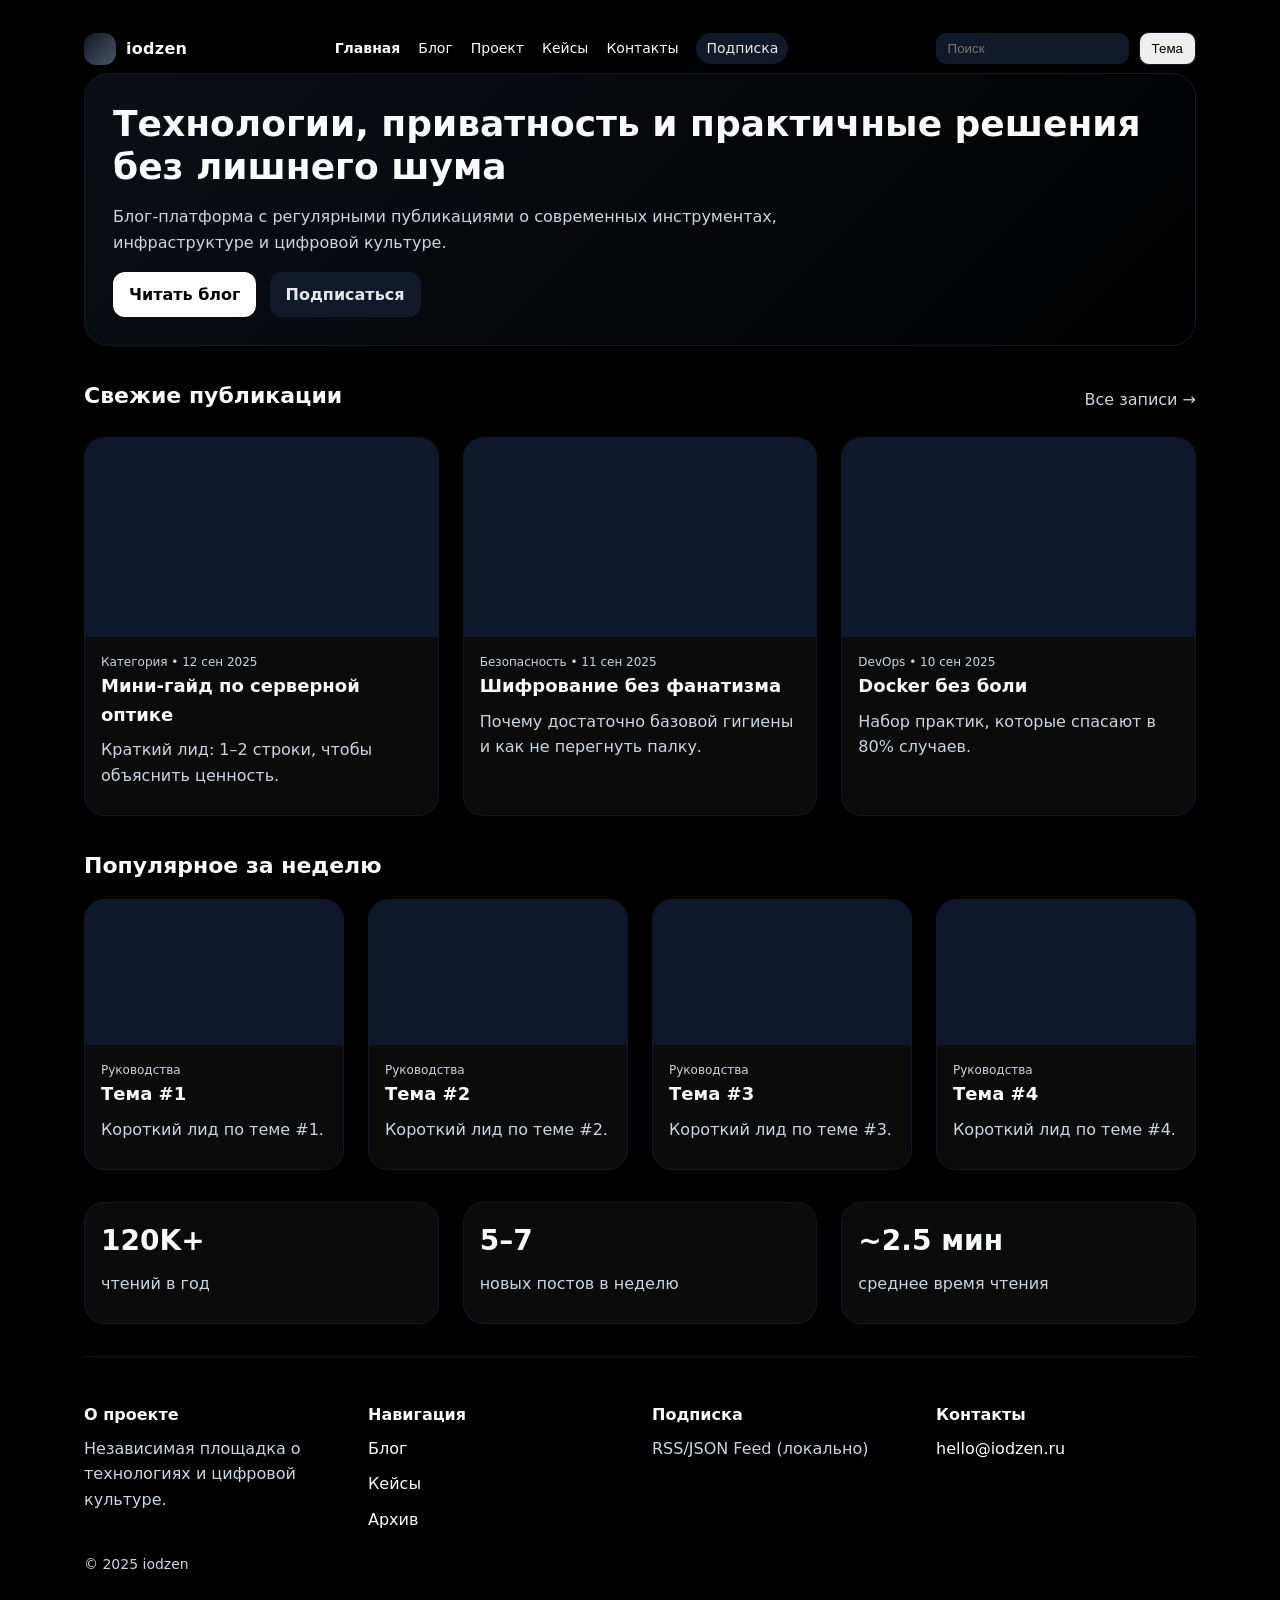
<file: iodzen_wireframe_site/index.html>
<!doctype html>
<html lang="ru">
<head>
  <meta charset="utf-8">
  <meta name="viewport" content="width=device-width,initial-scale=1">
  <title>iodzen — Главная</title>
  <link rel="stylesheet" href="assets/style.css">
</head>
<body>
  <div class="container">
    
<header class="header">
  <div class="brand">
    <div class="logo"></div>
    <span>iodzen</span>
  </div>
  
      <nav class="nav">
        <a href="index.html" class="active">Главная</a>
        <a href="blog.html" class="">Блог</a>
        <a href="about.html" class="">Проект</a>
        <a href="cases.html" class="">Кейсы</a>
        <a href="contacts.html" class="">Контакты</a>
        <a href="blog.html" class="badge">Подписка</a>
      </nav>
    
  <div class="actions">
    <input class="search" placeholder="Поиск"/>
    <button class="theme-toggle" id="themeToggle">Тема</button>
  </div>
  <div class="burger" id="burger">☰</div>
</header>
<div class="mobile" id="mobileMenu">
  <a href="index.html">Главная</a>
  <a href="blog.html">Блог</a>
  <a href="about.html">Проект</a>
  <a href="cases.html">Кейсы</a>
  <a href="contacts.html">Контакты</a>
  <a href="blog.html" class="badge">Подписка</a>
</div>

    <section class="hero">
      <h1>Технологии, приватность и практичные решения без лишнего шума</h1>
      <p class="mt-16">Блог-платформа с регулярными публикациями о современных инструментах, инфраструктуре и цифровой культуре.</p>
      <div class="mt-16">
        <a class="btn" href="blog.html">Читать блог</a>
        <a class="btn alt" href="blog.html" style="margin-left:8px">Подписаться</a>
      </div>
    </section>
    <section class="mt-32">
      <div class="flex items-center justify-between">
        <h2>Свежие публикации</h2>
        <a href="blog.html" class="muted">Все записи →</a>
      </div>
      <div class="grid cols-3 mt-16">
        <article class="card"><div class="cover"></div><div class="pad"><div class="muted" style="font-size:12px">Категория • 12 сен 2025</div><h3>Мини-гайд по серверной оптике</h3><p class="muted">Краткий лид: 1–2 строки, чтобы объяснить ценность.</p></div></article>
        <article class="card"><div class="cover"></div><div class="pad"><div class="muted" style="font-size:12px">Безопасность • 11 сен 2025</div><h3>Шифрование без фанатизма</h3><p class="muted">Почему достаточно базовой гигиены и как не перегнуть палку.</p></div></article>
        <article class="card"><div class="cover"></div><div class="pad"><div class="muted" style="font-size:12px">DevOps • 10 сен 2025</div><h3>Docker без боли</h3><p class="muted">Набор практик, которые спасают в 80% случаев.</p></div></article>
      </div>
    </section>
    <section class="mt-32">
      <h2>Популярное за неделю</h2>
      <div class="grid cols-4 mt-16">
        <article class="card"><div class="cover"></div><div class="pad"><div class="muted" style="font-size:12px">Руководства</div><h3>Тема #1</h3><p class="muted">Короткий лид по теме #1.</p></div></article>
        <article class="card"><div class="cover"></div><div class="pad"><div class="muted" style="font-size:12px">Руководства</div><h3>Тема #2</h3><p class="muted">Короткий лид по теме #2.</p></div></article>
        <article class="card"><div class="cover"></div><div class="pad"><div class="muted" style="font-size:12px">Руководства</div><h3>Тема #3</h3><p class="muted">Короткий лид по теме #3.</p></div></article>
        <article class="card"><div class="cover"></div><div class="pad"><div class="muted" style="font-size:12px">Руководства</div><h3>Тема #4</h3><p class="muted">Короткий лид по теме #4.</p></div></article>
      </div>
    </section>
    <section class="grid cols-3 mt-32">
      <div class="card"><div class="pad"><h2 style="font-size:28px">120K+</h2><p class="muted">чтений в год</p></div></div>
      <div class="card"><div class="pad"><h2 style="font-size:28px">5–7</h2><p class="muted">новых постов в неделю</p></div></div>
      <div class="card"><div class="pad"><h2 style="font-size:28px">~2.5 мин</h2><p class="muted">среднее время чтения</p></div></div>
    </section>
    
<footer class="footer">
  <div class="grid">
    <div class="col">
      <h4>О проекте</h4>
      <p class="muted">Независимая площадка о технологиях и цифровой культуре.</p>
    </div>
    <div class="col">
      <h4>Навигация</h4>
      <p><a href="blog.html">Блог</a></p>
      <p><a href="cases.html">Кейсы</a></p>
      <p><a href="blog.html">Архив</a></p>
    </div>
    <div class="col">
      <h4>Подписка</h4>
      <p class="muted">RSS/JSON Feed (локально)</p>
    </div>
    <div class="col">
      <h4>Контакты</h4>
      <p>hello@iodzen.ru</p>
    </div>
  </div>
  <div class="copy">© 2025 iodzen</div>
</footer>

  </div>
  
<script>
(function(){
  const body = document.body;
  const saved = localStorage.getItem('theme') || 'dark';
  if(saved==='dark') body.classList.add('theme-dark');
  document.getElementById('themeToggle')?.addEventListener('click', ()=>{
    body.classList.toggle('theme-dark');
    localStorage.setItem('theme', body.classList.contains('theme-dark')?'dark':'light');
  });
  const burger=document.getElementById('burger');
  const mobile=document.getElementById('mobileMenu');
  burger&&burger.addEventListener('click', ()=>{ document.body.classList.toggle('show'); });
})();
</script>

</body>
</html>
</file>
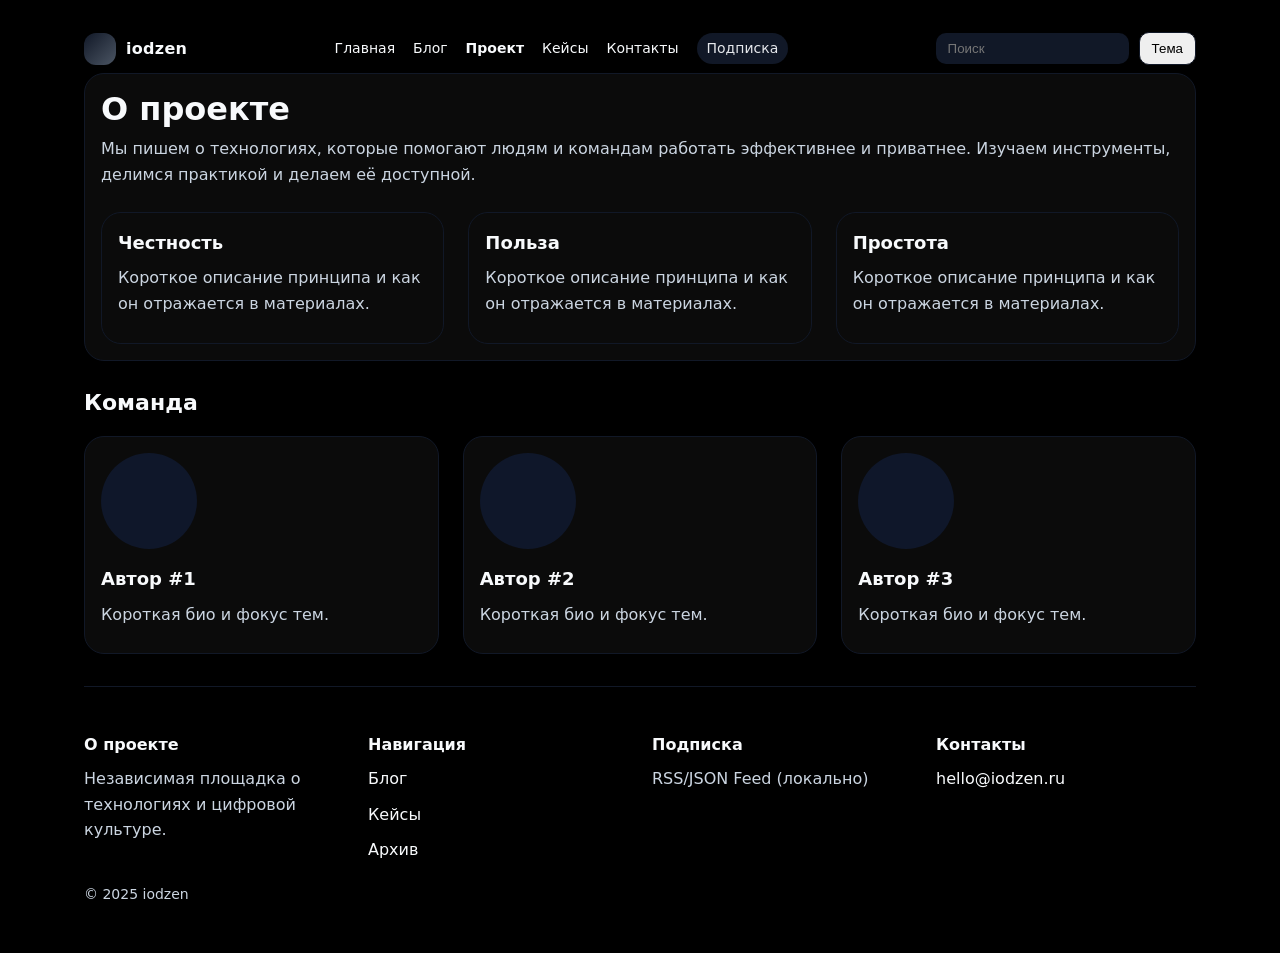
<file: iodzen_wireframe_site/about.html>
<!doctype html>
<html lang="ru">
<head>
  <meta charset="utf-8">
  <meta name="viewport" content="width=device-width,initial-scale=1">
  <title>О проекте — iodzen</title>
  <link rel="stylesheet" href="assets/style.css">
</head>
<body>
  <div class="container">
    
<header class="header">
  <div class="brand">
    <div class="logo"></div>
    <span>iodzen</span>
  </div>
  
      <nav class="nav">
        <a href="index.html" class="">Главная</a>
        <a href="blog.html" class="">Блог</a>
        <a href="about.html" class="active">Проект</a>
        <a href="cases.html" class="">Кейсы</a>
        <a href="contacts.html" class="">Контакты</a>
        <a href="blog.html" class="badge">Подписка</a>
      </nav>
    
  <div class="actions">
    <input class="search" placeholder="Поиск"/>
    <button class="theme-toggle" id="themeToggle">Тема</button>
  </div>
  <div class="burger" id="burger">☰</div>
</header>
<div class="mobile" id="mobileMenu">
  <a href="index.html">Главная</a>
  <a href="blog.html">Блог</a>
  <a href="about.html">Проект</a>
  <a href="cases.html">Кейсы</a>
  <a href="contacts.html">Контакты</a>
  <a href="blog.html" class="badge">Подписка</a>
</div>

    <section class="card"><div class="pad">
      <h1>О проекте</h1>
      <p class="muted">Мы пишем о технологиях, которые помогают людям и командам работать эффективнее и приватнее. Изучаем инструменты, делимся практикой и делаем её доступной.</p>
      <div class="grid cols-3 mt-24">
        <div class="card"><div class="pad"><h3>Честность</h3><p class="muted">Короткое описание принципа и как он отражается в материалах.</p></div></div><div class="card"><div class="pad"><h3>Польза</h3><p class="muted">Короткое описание принципа и как он отражается в материалах.</p></div></div><div class="card"><div class="pad"><h3>Простота</h3><p class="muted">Короткое описание принципа и как он отражается в материалах.</p></div></div>
      </div>
    </div></section>
    <section class="mt-24">
      <h2>Команда</h2>
      <div class="grid cols-3 mt-16">
        <div class="card"><div class="pad"><div class="cover" style="width:96px;height:96px;border-radius:999px"></div><h3 class="mt-16">Автор #1</h3><p class="muted">Короткая био и фокус тем.</p></div></div><div class="card"><div class="pad"><div class="cover" style="width:96px;height:96px;border-radius:999px"></div><h3 class="mt-16">Автор #2</h3><p class="muted">Короткая био и фокус тем.</p></div></div><div class="card"><div class="pad"><div class="cover" style="width:96px;height:96px;border-radius:999px"></div><h3 class="mt-16">Автор #3</h3><p class="muted">Короткая био и фокус тем.</p></div></div>
      </div>
    </section>
    
<footer class="footer">
  <div class="grid">
    <div class="col">
      <h4>О проекте</h4>
      <p class="muted">Независимая площадка о технологиях и цифровой культуре.</p>
    </div>
    <div class="col">
      <h4>Навигация</h4>
      <p><a href="blog.html">Блог</a></p>
      <p><a href="cases.html">Кейсы</a></p>
      <p><a href="blog.html">Архив</a></p>
    </div>
    <div class="col">
      <h4>Подписка</h4>
      <p class="muted">RSS/JSON Feed (локально)</p>
    </div>
    <div class="col">
      <h4>Контакты</h4>
      <p>hello@iodzen.ru</p>
    </div>
  </div>
  <div class="copy">© 2025 iodzen</div>
</footer>

  </div>
  
<script>
(function(){
  const body = document.body;
  const saved = localStorage.getItem('theme') || 'dark';
  if(saved==='dark') body.classList.add('theme-dark');
  document.getElementById('themeToggle')?.addEventListener('click', ()=>{
    body.classList.toggle('theme-dark');
    localStorage.setItem('theme', body.classList.contains('theme-dark')?'dark':'light');
  });
  const burger=document.getElementById('burger');
  const mobile=document.getElementById('mobileMenu');
  burger&&burger.addEventListener('click', ()=>{ document.body.classList.toggle('show'); });
})();
</script>

</body>
</html>
</file>
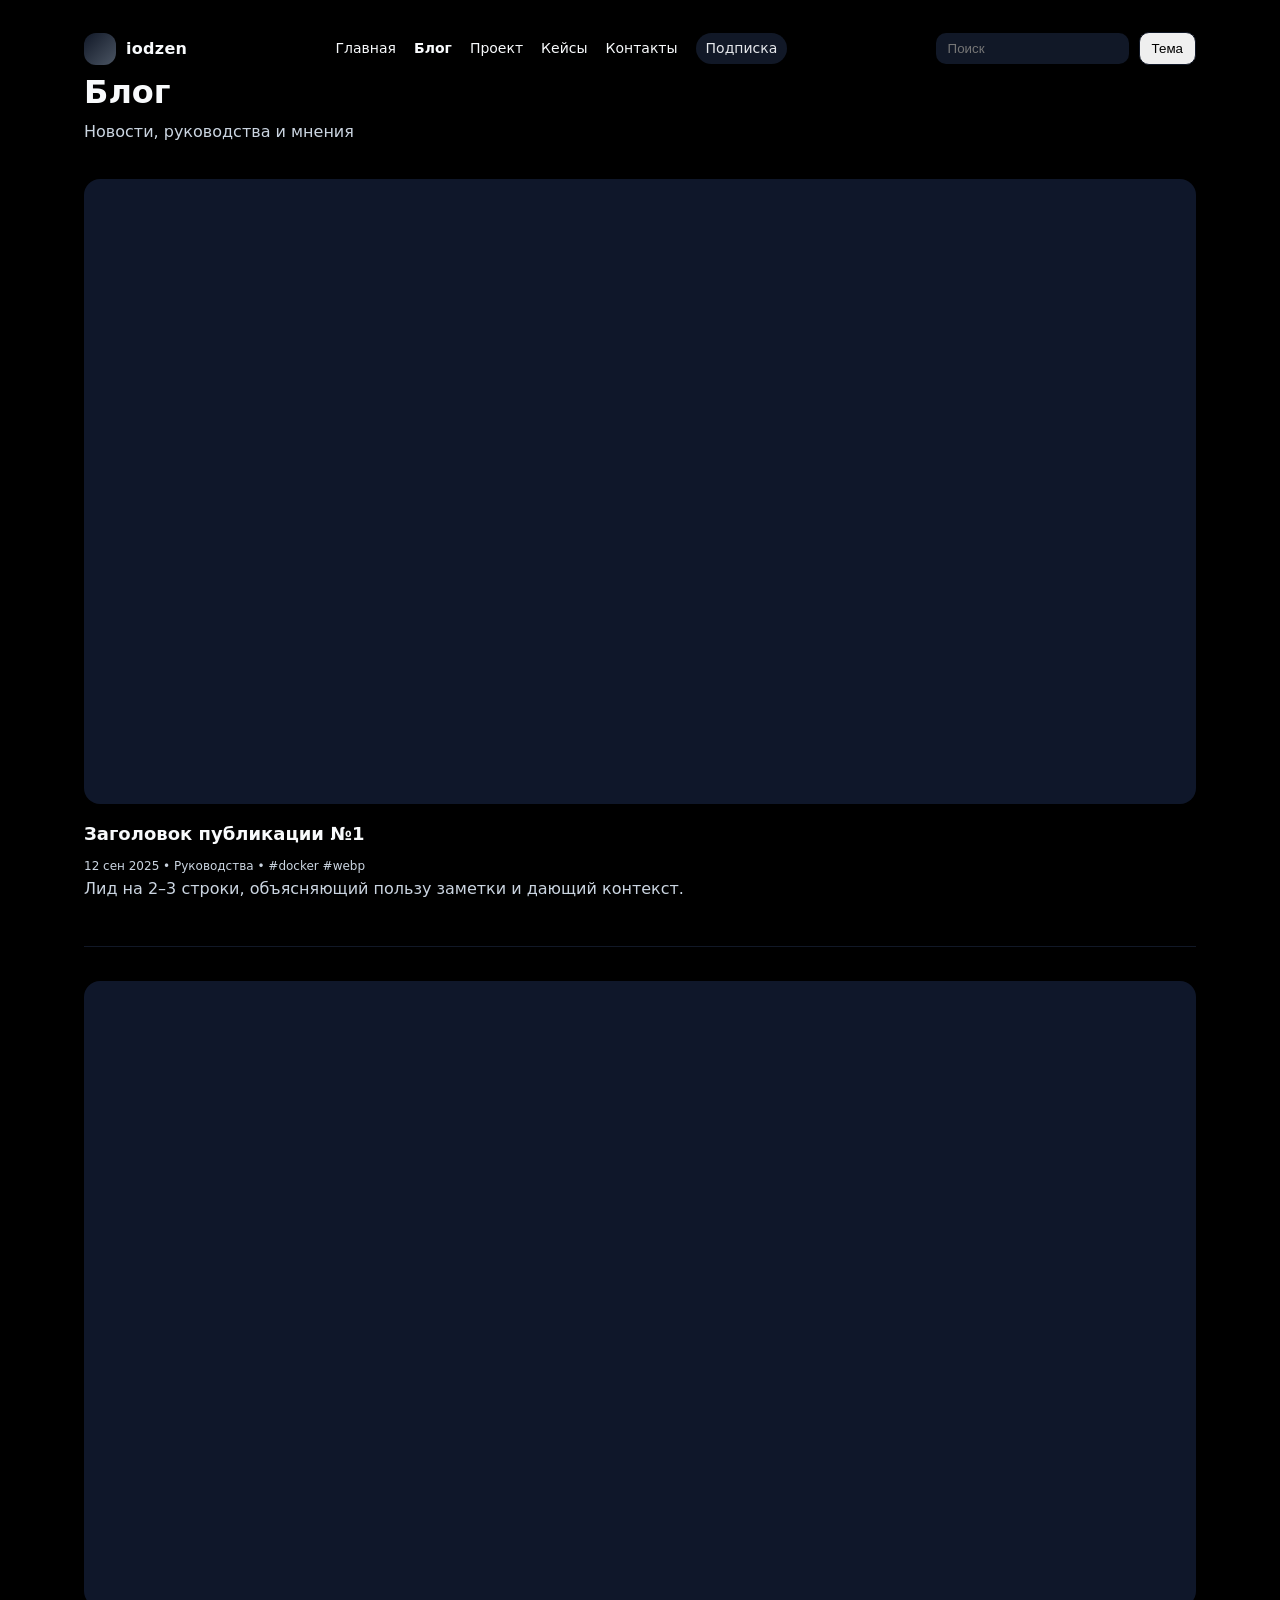
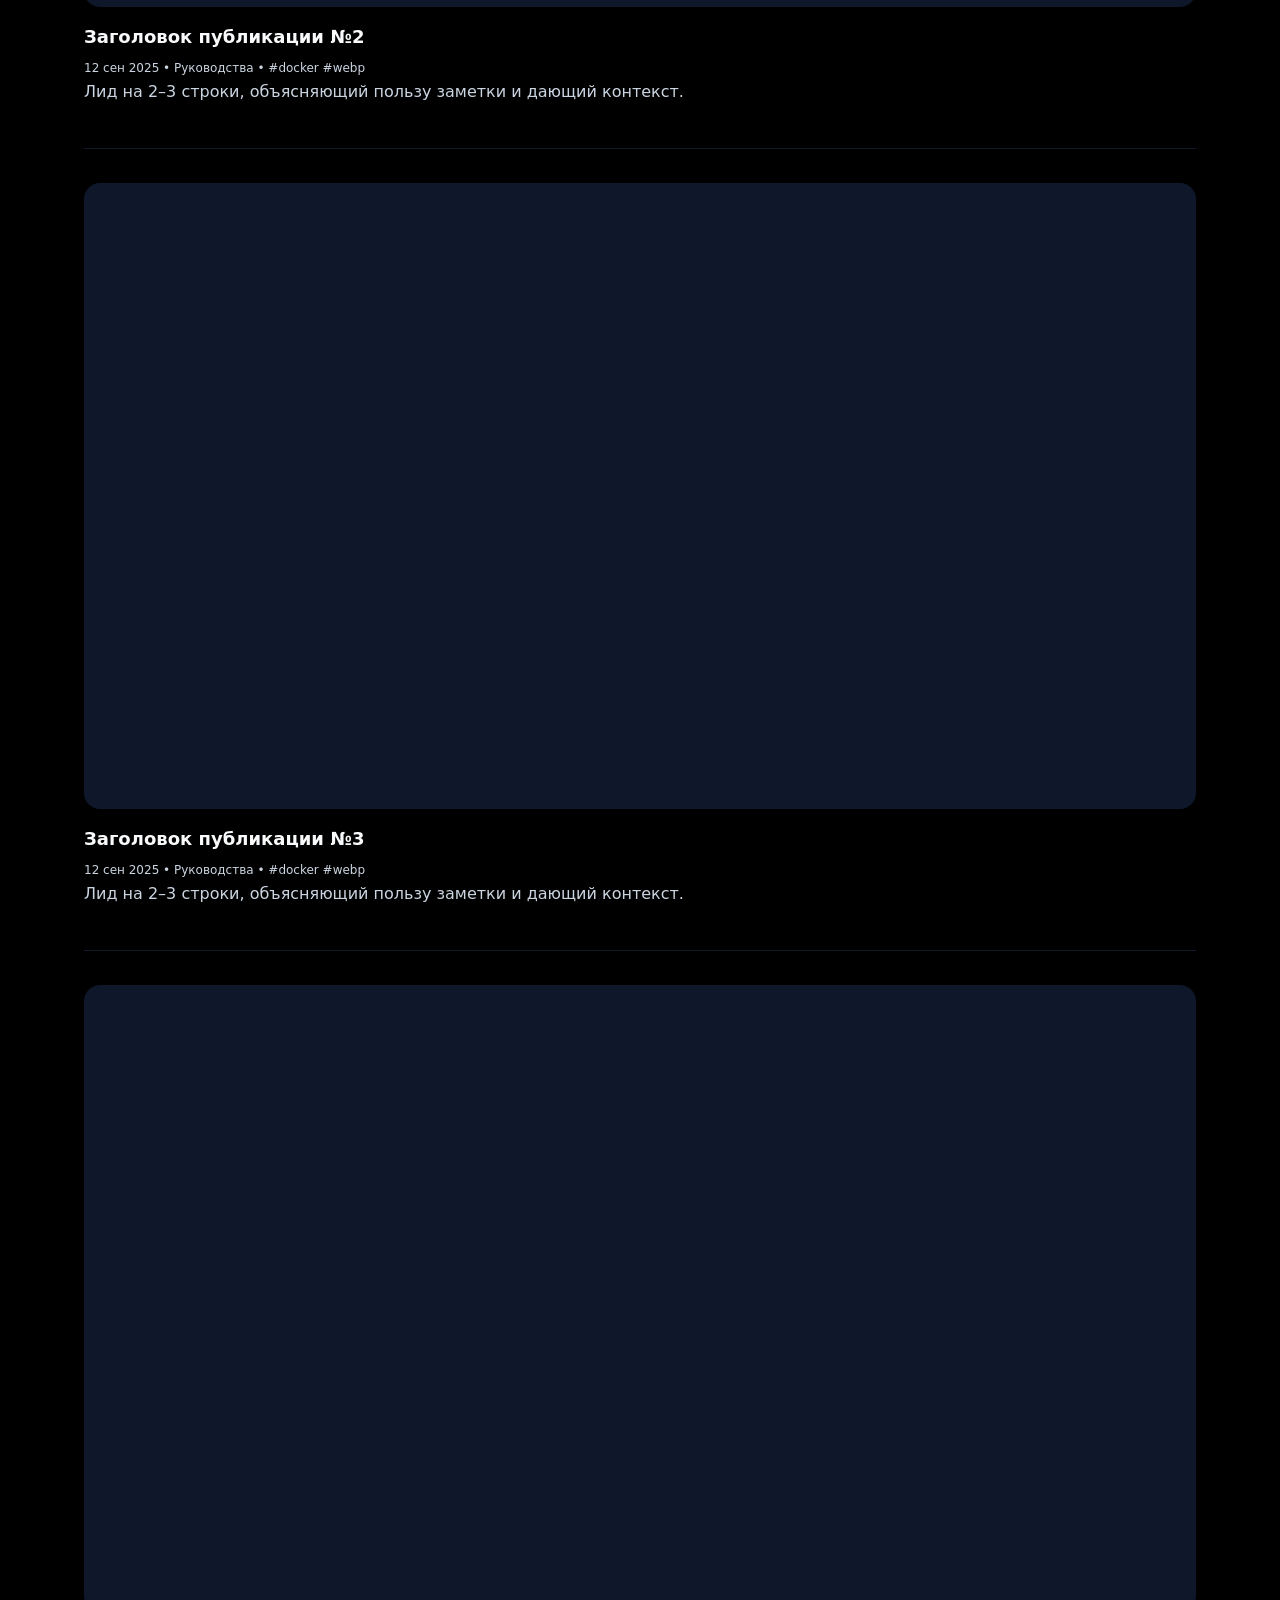
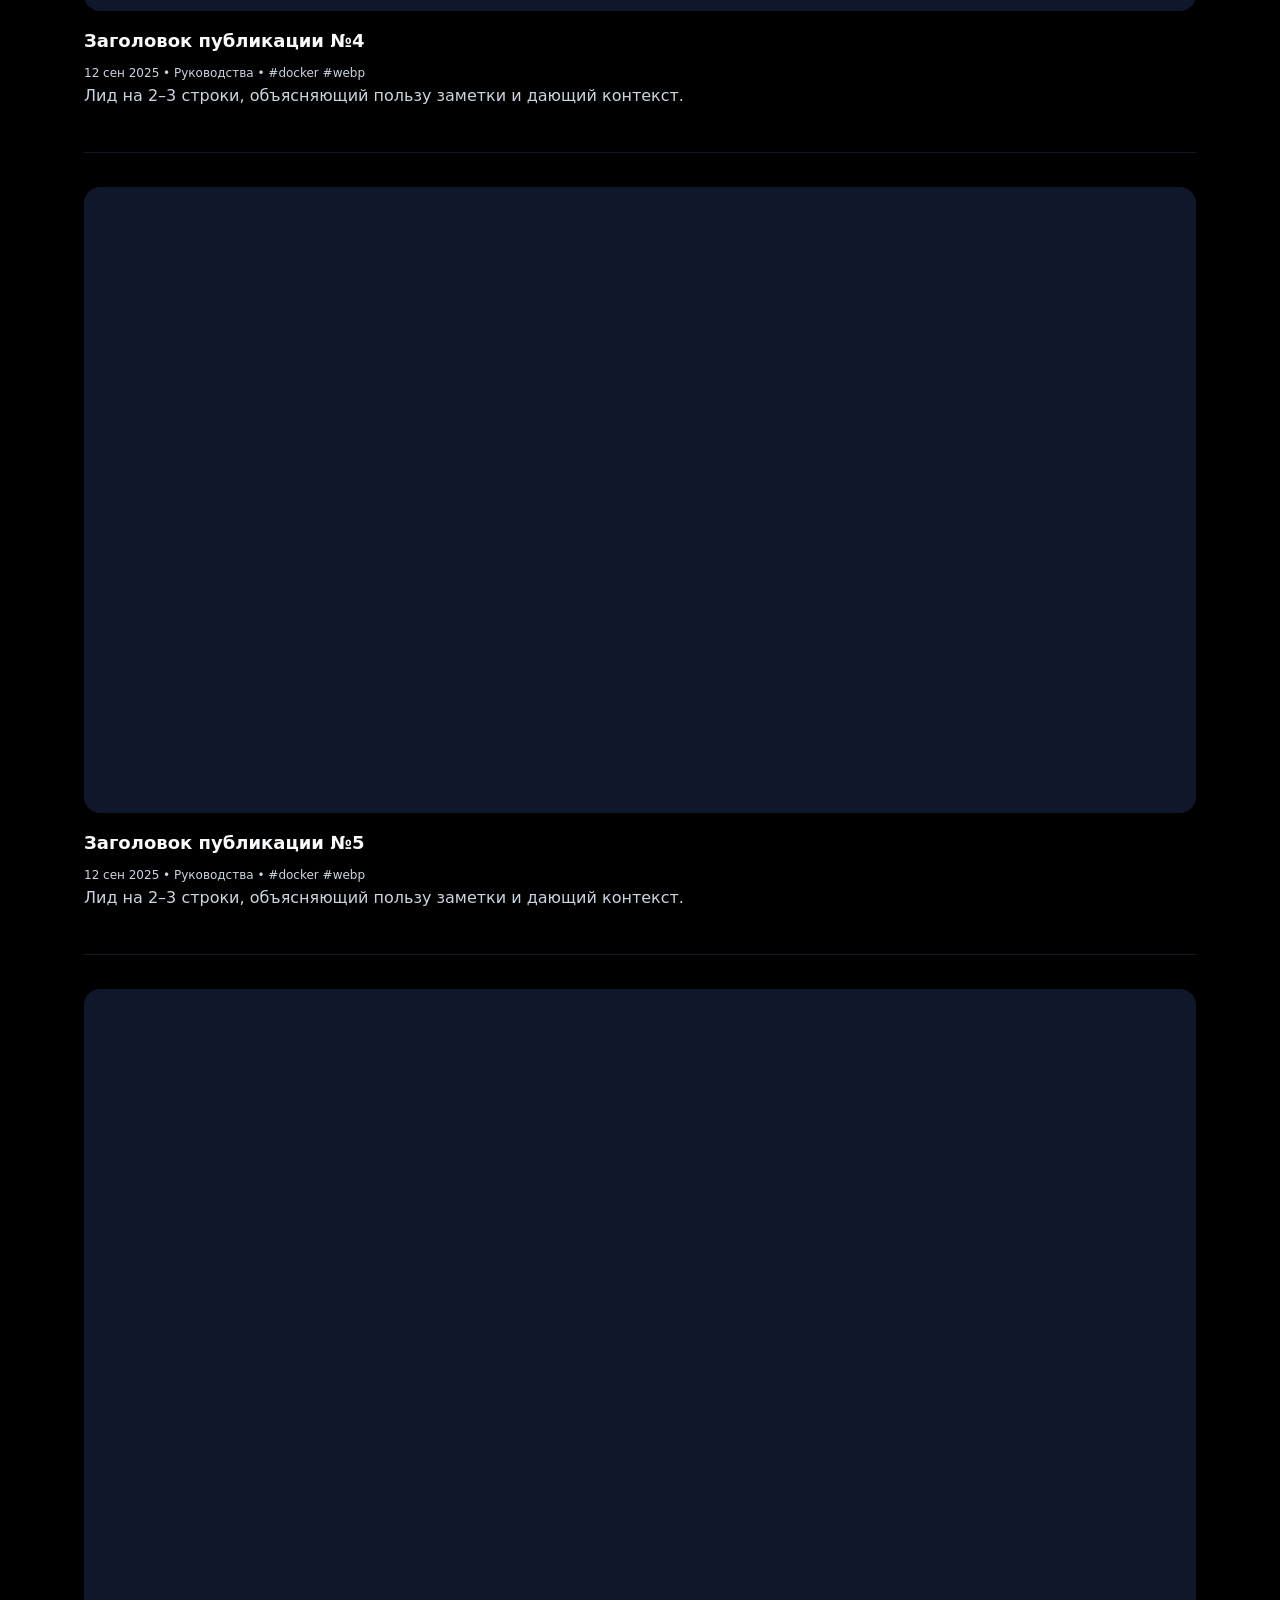
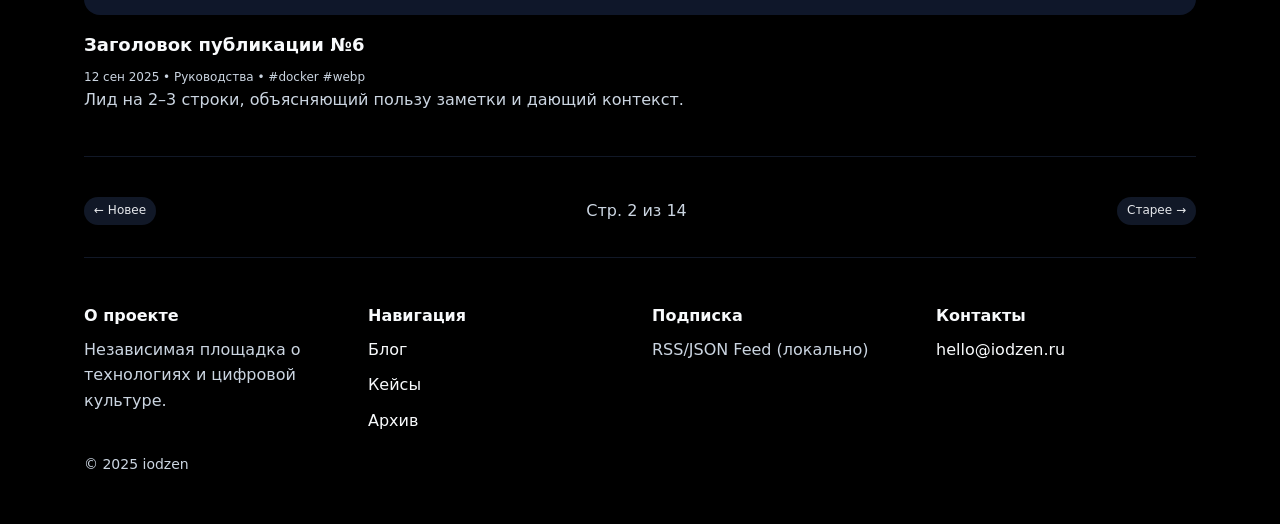
<file: iodzen_wireframe_site/blog.html>
<!doctype html>
<html lang="ru">
<head>
  <meta charset="utf-8">
  <meta name="viewport" content="width=device-width,initial-scale=1">
  <title>iodzen — Блог</title>
  <link rel="stylesheet" href="assets/style.css">
</head>
<body>
  <div class="container">
    
<header class="header">
  <div class="brand">
    <div class="logo"></div>
    <span>iodzen</span>
  </div>
  
      <nav class="nav">
        <a href="index.html" class="">Главная</a>
        <a href="blog.html" class="active">Блог</a>
        <a href="about.html" class="">Проект</a>
        <a href="cases.html" class="">Кейсы</a>
        <a href="contacts.html" class="">Контакты</a>
        <a href="blog.html" class="badge">Подписка</a>
      </nav>
    
  <div class="actions">
    <input class="search" placeholder="Поиск"/>
    <button class="theme-toggle" id="themeToggle">Тема</button>
  </div>
  <div class="burger" id="burger">☰</div>
</header>
<div class="mobile" id="mobileMenu">
  <a href="index.html">Главная</a>
  <a href="blog.html">Блог</a>
  <a href="about.html">Проект</a>
  <a href="cases.html">Кейсы</a>
  <a href="contacts.html">Контакты</a>
  <a href="blog.html" class="badge">Подписка</a>
</div>

    <header class="flex items-center justify-between">
      <div>
        <h1>Блог</h1>
        <p class="muted">Новости, руководства и мнения</p>
      </div>
    </header>
    <div class="mt-24 grid" style="gap:18px">
      
      <article class="grid" style="grid-template-columns:1fr;gap:16px">
        <div class="cover" style="border-radius:16px"></div>
        <div>
          <a href="post.html"><h3>Заголовок публикации №1</h3></a>
          <div class="muted" style="font-size:12px">12 сен 2025 • Руководства • #docker #webp</div>
          <p class="muted">Лид на 2–3 строки, объясняющий пользу заметки и дающий контекст.</p>
        </div>
      </article>
      <div class="hr"></div>
      <article class="grid" style="grid-template-columns:1fr;gap:16px">
        <div class="cover" style="border-radius:16px"></div>
        <div>
          <a href="post.html"><h3>Заголовок публикации №2</h3></a>
          <div class="muted" style="font-size:12px">12 сен 2025 • Руководства • #docker #webp</div>
          <p class="muted">Лид на 2–3 строки, объясняющий пользу заметки и дающий контекст.</p>
        </div>
      </article>
      <div class="hr"></div>
      <article class="grid" style="grid-template-columns:1fr;gap:16px">
        <div class="cover" style="border-radius:16px"></div>
        <div>
          <a href="post.html"><h3>Заголовок публикации №3</h3></a>
          <div class="muted" style="font-size:12px">12 сен 2025 • Руководства • #docker #webp</div>
          <p class="muted">Лид на 2–3 строки, объясняющий пользу заметки и дающий контекст.</p>
        </div>
      </article>
      <div class="hr"></div>
      <article class="grid" style="grid-template-columns:1fr;gap:16px">
        <div class="cover" style="border-radius:16px"></div>
        <div>
          <a href="post.html"><h3>Заголовок публикации №4</h3></a>
          <div class="muted" style="font-size:12px">12 сен 2025 • Руководства • #docker #webp</div>
          <p class="muted">Лид на 2–3 строки, объясняющий пользу заметки и дающий контекст.</p>
        </div>
      </article>
      <div class="hr"></div>
      <article class="grid" style="grid-template-columns:1fr;gap:16px">
        <div class="cover" style="border-radius:16px"></div>
        <div>
          <a href="post.html"><h3>Заголовок публикации №5</h3></a>
          <div class="muted" style="font-size:12px">12 сен 2025 • Руководства • #docker #webp</div>
          <p class="muted">Лид на 2–3 строки, объясняющий пользу заметки и дающий контекст.</p>
        </div>
      </article>
      <div class="hr"></div>
      <article class="grid" style="grid-template-columns:1fr;gap:16px">
        <div class="cover" style="border-radius:16px"></div>
        <div>
          <a href="post.html"><h3>Заголовок публикации №6</h3></a>
          <div class="muted" style="font-size:12px">12 сен 2025 • Руководства • #docker #webp</div>
          <p class="muted">Лид на 2–3 строки, объясняющий пользу заметки и дающий контекст.</p>
        </div>
      </article>
      <div class="hr"></div>
    </div>
    <div class="flex items-center justify-between mt-24">
      <a class="badge" href="#">← Новее</a>
      <div class="muted">Стр. 2 из 14</div>
      <a class="badge" href="#">Старее →</a>
    </div>
    
<footer class="footer">
  <div class="grid">
    <div class="col">
      <h4>О проекте</h4>
      <p class="muted">Независимая площадка о технологиях и цифровой культуре.</p>
    </div>
    <div class="col">
      <h4>Навигация</h4>
      <p><a href="blog.html">Блог</a></p>
      <p><a href="cases.html">Кейсы</a></p>
      <p><a href="blog.html">Архив</a></p>
    </div>
    <div class="col">
      <h4>Подписка</h4>
      <p class="muted">RSS/JSON Feed (локально)</p>
    </div>
    <div class="col">
      <h4>Контакты</h4>
      <p>hello@iodzen.ru</p>
    </div>
  </div>
  <div class="copy">© 2025 iodzen</div>
</footer>

  </div>
  
<script>
(function(){
  const body = document.body;
  const saved = localStorage.getItem('theme') || 'dark';
  if(saved==='dark') body.classList.add('theme-dark');
  document.getElementById('themeToggle')?.addEventListener('click', ()=>{
    body.classList.toggle('theme-dark');
    localStorage.setItem('theme', body.classList.contains('theme-dark')?'dark':'light');
  });
  const burger=document.getElementById('burger');
  const mobile=document.getElementById('mobileMenu');
  burger&&burger.addEventListener('click', ()=>{ document.body.classList.toggle('show'); });
})();
</script>

</body>
</html>
</file>
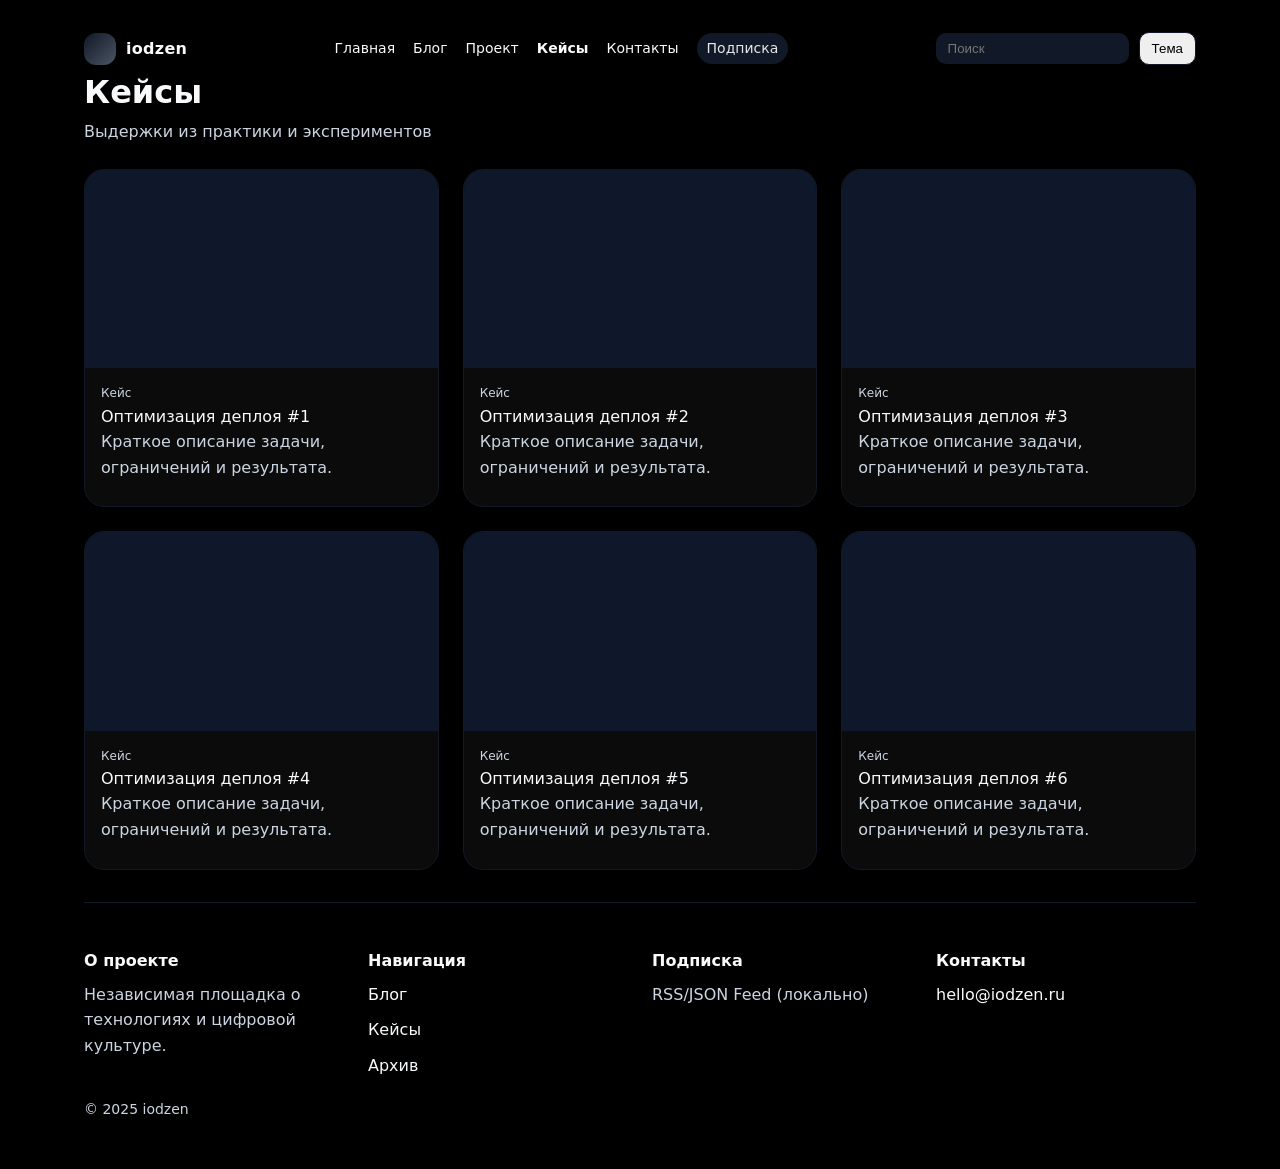
<file: iodzen_wireframe_site/cases.html>
<!doctype html>
<html lang="ru">
<head>
  <meta charset="utf-8">
  <meta name="viewport" content="width=device-width,initial-scale=1">
  <title>Кейсы — iodzen</title>
  <link rel="stylesheet" href="assets/style.css">
</head>
<body>
  <div class="container">
    
<header class="header">
  <div class="brand">
    <div class="logo"></div>
    <span>iodzen</span>
  </div>
  
      <nav class="nav">
        <a href="index.html" class="">Главная</a>
        <a href="blog.html" class="">Блог</a>
        <a href="about.html" class="">Проект</a>
        <a href="cases.html" class="active">Кейсы</a>
        <a href="contacts.html" class="">Контакты</a>
        <a href="blog.html" class="badge">Подписка</a>
      </nav>
    
  <div class="actions">
    <input class="search" placeholder="Поиск"/>
    <button class="theme-toggle" id="themeToggle">Тема</button>
  </div>
  <div class="burger" id="burger">☰</div>
</header>
<div class="mobile" id="mobileMenu">
  <a href="index.html">Главная</a>
  <a href="blog.html">Блог</a>
  <a href="about.html">Проект</a>
  <a href="cases.html">Кейсы</a>
  <a href="contacts.html">Контакты</a>
  <a href="blog.html" class="badge">Подписка</a>
</div>

    <header>
      <h1>Кейсы</h1>
      <p class="muted">Выдержки из практики и экспериментов</p>
    </header>
    <div class="grid cols-3 mt-24">
      
      <div class="card">
        <div class="cover"></div>
        <div class="pad">
          <div class="muted" style="font-size:12px">Кейс</div>
          <div class="font-semibold">Оптимизация деплоя #1</div>
          <p class="muted">Краткое описание задачи, ограничений и результата.</p>
        </div>
      </div>
      <div class="card">
        <div class="cover"></div>
        <div class="pad">
          <div class="muted" style="font-size:12px">Кейс</div>
          <div class="font-semibold">Оптимизация деплоя #2</div>
          <p class="muted">Краткое описание задачи, ограничений и результата.</p>
        </div>
      </div>
      <div class="card">
        <div class="cover"></div>
        <div class="pad">
          <div class="muted" style="font-size:12px">Кейс</div>
          <div class="font-semibold">Оптимизация деплоя #3</div>
          <p class="muted">Краткое описание задачи, ограничений и результата.</p>
        </div>
      </div>
      <div class="card">
        <div class="cover"></div>
        <div class="pad">
          <div class="muted" style="font-size:12px">Кейс</div>
          <div class="font-semibold">Оптимизация деплоя #4</div>
          <p class="muted">Краткое описание задачи, ограничений и результата.</p>
        </div>
      </div>
      <div class="card">
        <div class="cover"></div>
        <div class="pad">
          <div class="muted" style="font-size:12px">Кейс</div>
          <div class="font-semibold">Оптимизация деплоя #5</div>
          <p class="muted">Краткое описание задачи, ограничений и результата.</p>
        </div>
      </div>
      <div class="card">
        <div class="cover"></div>
        <div class="pad">
          <div class="muted" style="font-size:12px">Кейс</div>
          <div class="font-semibold">Оптимизация деплоя #6</div>
          <p class="muted">Краткое описание задачи, ограничений и результата.</p>
        </div>
      </div>
    </div>
    
<footer class="footer">
  <div class="grid">
    <div class="col">
      <h4>О проекте</h4>
      <p class="muted">Независимая площадка о технологиях и цифровой культуре.</p>
    </div>
    <div class="col">
      <h4>Навигация</h4>
      <p><a href="blog.html">Блог</a></p>
      <p><a href="cases.html">Кейсы</a></p>
      <p><a href="blog.html">Архив</a></p>
    </div>
    <div class="col">
      <h4>Подписка</h4>
      <p class="muted">RSS/JSON Feed (локально)</p>
    </div>
    <div class="col">
      <h4>Контакты</h4>
      <p>hello@iodzen.ru</p>
    </div>
  </div>
  <div class="copy">© 2025 iodzen</div>
</footer>

  </div>
  
<script>
(function(){
  const body = document.body;
  const saved = localStorage.getItem('theme') || 'dark';
  if(saved==='dark') body.classList.add('theme-dark');
  document.getElementById('themeToggle')?.addEventListener('click', ()=>{
    body.classList.toggle('theme-dark');
    localStorage.setItem('theme', body.classList.contains('theme-dark')?'dark':'light');
  });
  const burger=document.getElementById('burger');
  const mobile=document.getElementById('mobileMenu');
  burger&&burger.addEventListener('click', ()=>{ document.body.classList.toggle('show'); });
})();
</script>

</body>
</html>
</file>
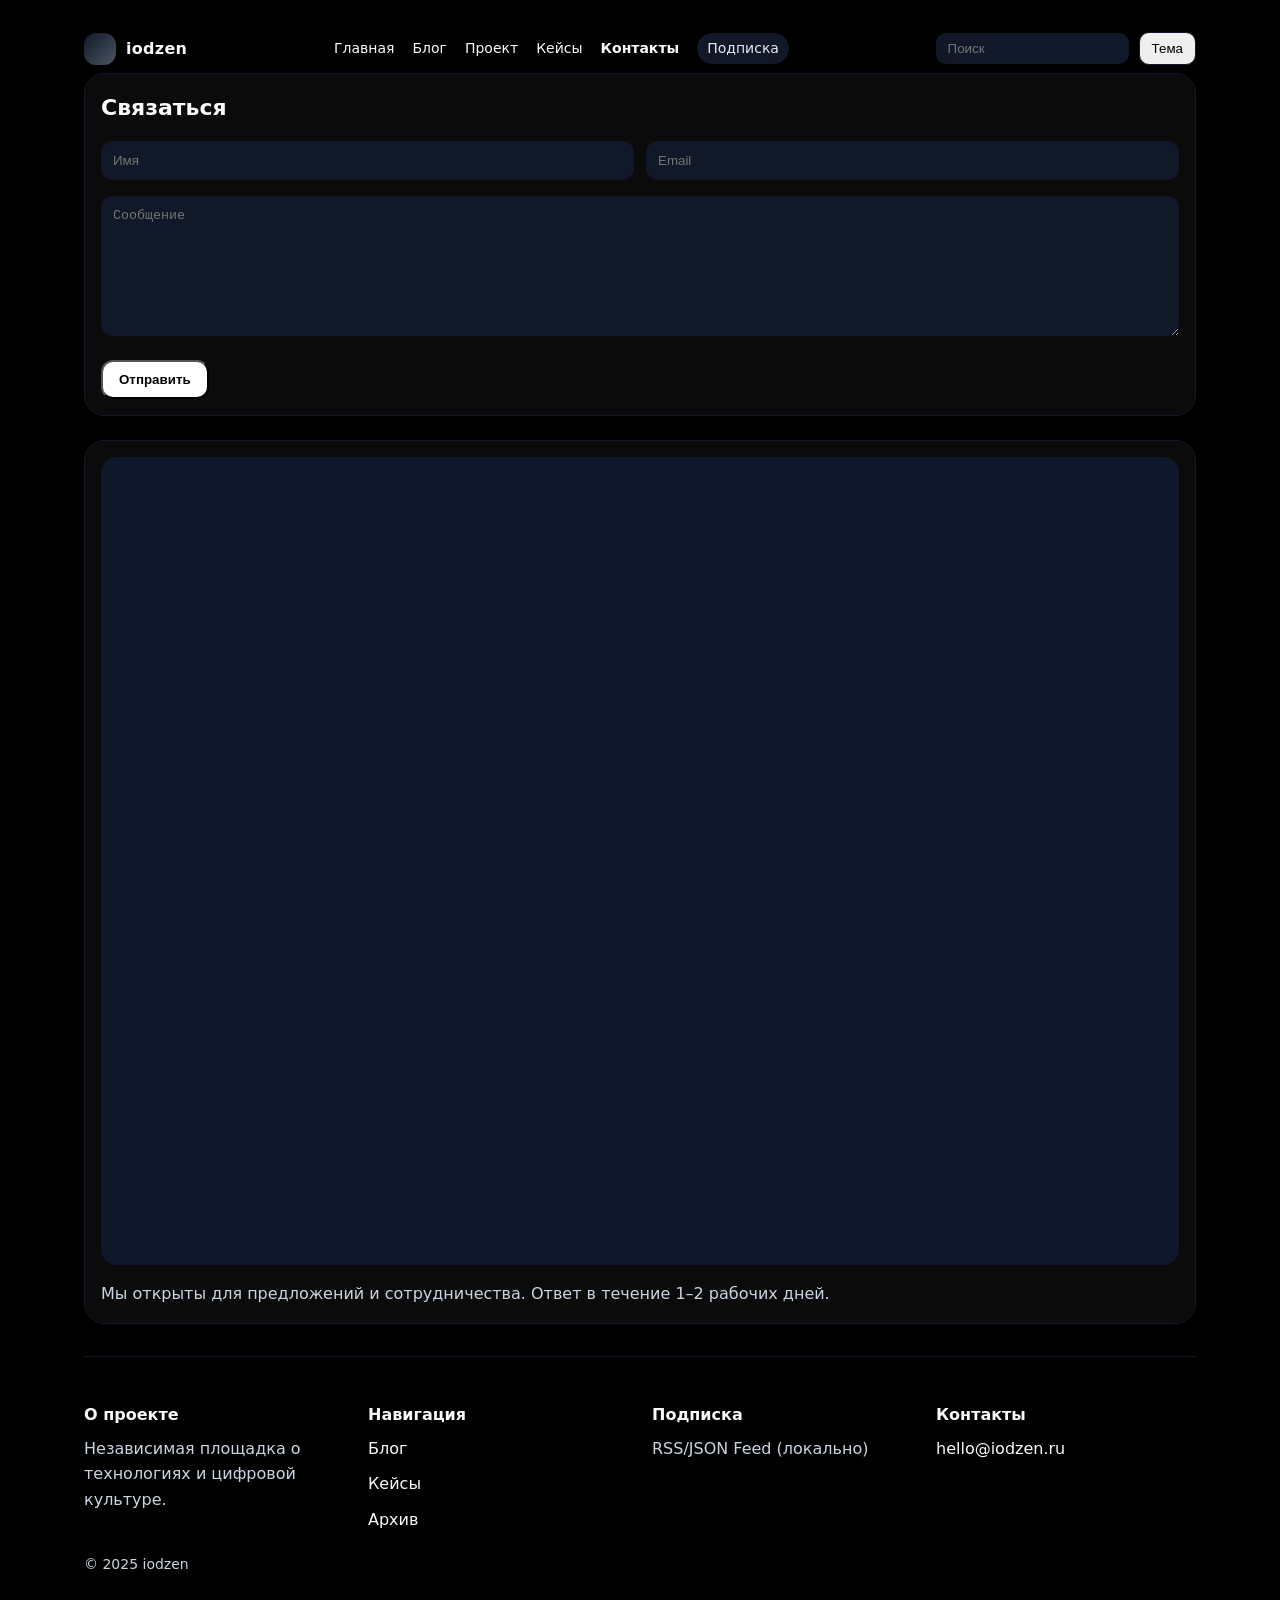
<file: iodzen_wireframe_site/contacts.html>
<!doctype html>
<html lang="ru">
<head>
  <meta charset="utf-8">
  <meta name="viewport" content="width=device-width,initial-scale=1">
  <title>Контакты — iodzen</title>
  <link rel="stylesheet" href="assets/style.css">
</head>
<body>
  <div class="container">
    
<header class="header">
  <div class="brand">
    <div class="logo"></div>
    <span>iodzen</span>
  </div>
  
      <nav class="nav">
        <a href="index.html" class="">Главная</a>
        <a href="blog.html" class="">Блог</a>
        <a href="about.html" class="">Проект</a>
        <a href="cases.html" class="">Кейсы</a>
        <a href="contacts.html" class="active">Контакты</a>
        <a href="blog.html" class="badge">Подписка</a>
      </nav>
    
  <div class="actions">
    <input class="search" placeholder="Поиск"/>
    <button class="theme-toggle" id="themeToggle">Тема</button>
  </div>
  <div class="burger" id="burger">☰</div>
</header>
<div class="mobile" id="mobileMenu">
  <a href="index.html">Главная</a>
  <a href="blog.html">Блог</a>
  <a href="about.html">Проект</a>
  <a href="cases.html">Кейсы</a>
  <a href="contacts.html">Контакты</a>
  <a href="blog.html" class="badge">Подписка</a>
</div>

    <section class="grid" style="grid-template-columns:1fr;gap:24px">
      <form class="card form"><div class="pad">
        <h2>Связаться</h2>
        <div class="mt-16 row">
          <input class="input" placeholder="Имя">
          <input class="input" placeholder="Email">
        </div>
        <div class="mt-16">
          <textarea class="textarea" placeholder="Сообщение"></textarea>
        </div>
        <div class="mt-16">
          <button class="btn">Отправить</button>
        </div>
      </div></form>
      <div class="card"><div class="pad">
        <div class="cover" style="aspect-ratio:4/3;border-radius:16px"></div>
        <div class="muted mt-16">Мы открыты для предложений и сотрудничества. Ответ в течение 1–2 рабочих дней.</div>
      </div></div>
    </section>
    
<footer class="footer">
  <div class="grid">
    <div class="col">
      <h4>О проекте</h4>
      <p class="muted">Независимая площадка о технологиях и цифровой культуре.</p>
    </div>
    <div class="col">
      <h4>Навигация</h4>
      <p><a href="blog.html">Блог</a></p>
      <p><a href="cases.html">Кейсы</a></p>
      <p><a href="blog.html">Архив</a></p>
    </div>
    <div class="col">
      <h4>Подписка</h4>
      <p class="muted">RSS/JSON Feed (локально)</p>
    </div>
    <div class="col">
      <h4>Контакты</h4>
      <p>hello@iodzen.ru</p>
    </div>
  </div>
  <div class="copy">© 2025 iodzen</div>
</footer>

  </div>
  
<script>
(function(){
  const body = document.body;
  const saved = localStorage.getItem('theme') || 'dark';
  if(saved==='dark') body.classList.add('theme-dark');
  document.getElementById('themeToggle')?.addEventListener('click', ()=>{
    body.classList.toggle('theme-dark');
    localStorage.setItem('theme', body.classList.contains('theme-dark')?'dark':'light');
  });
  const burger=document.getElementById('burger');
  const mobile=document.getElementById('mobileMenu');
  burger&&burger.addEventListener('click', ()=>{ document.body.classList.toggle('show'); });
})();
</script>

</body>
</html>
</file>
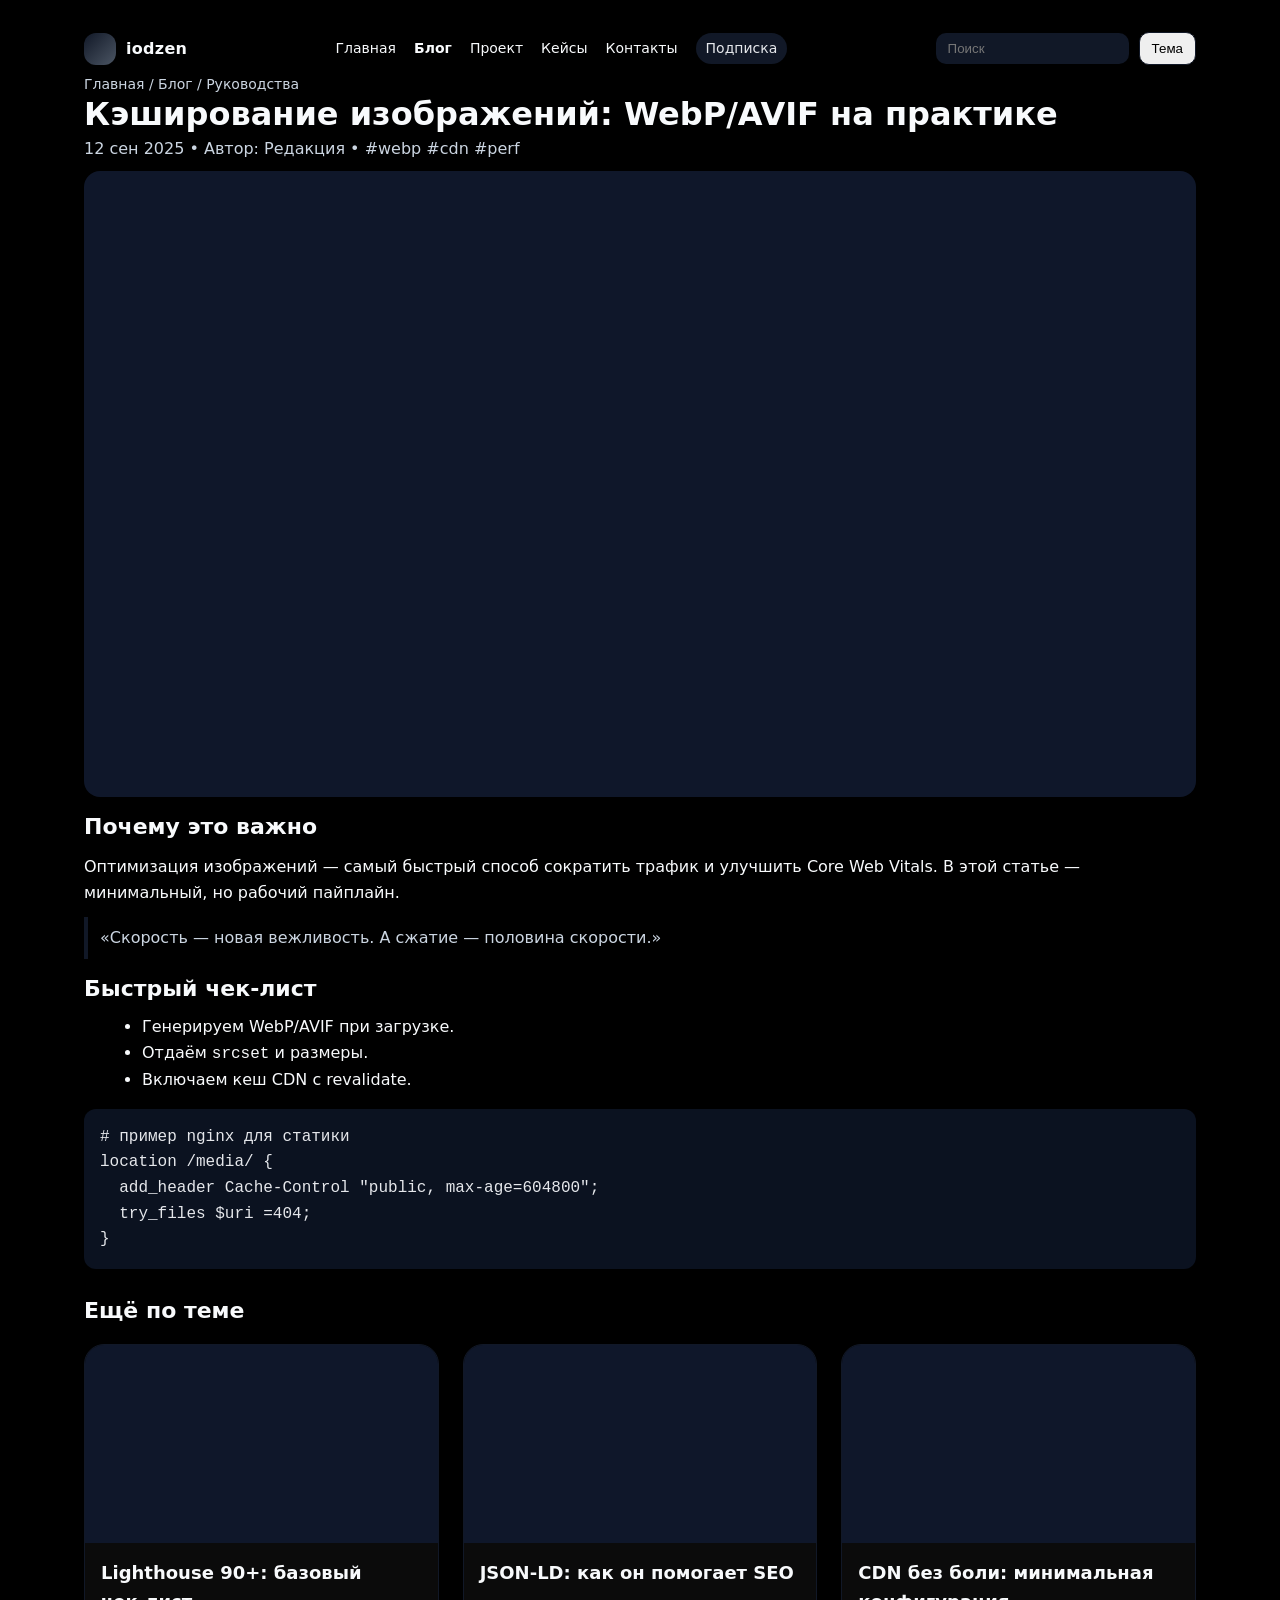
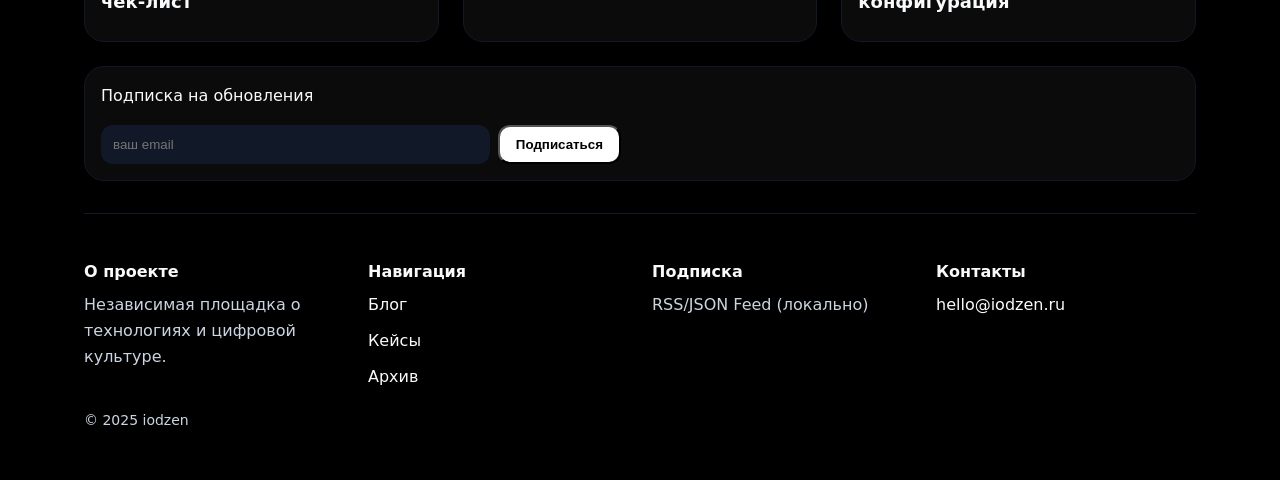
<file: iodzen_wireframe_site/post.html>
<!doctype html>
<html lang="ru">
<head>
  <meta charset="utf-8">
  <meta name="viewport" content="width=device-width,initial-scale=1">
  <title>Кэширование изображений: WebP/AVIF — iodzen</title>
  <link rel="stylesheet" href="assets/style.css">
</head>
<body>
  <div class="container">
    
<header class="header">
  <div class="brand">
    <div class="logo"></div>
    <span>iodzen</span>
  </div>
  
      <nav class="nav">
        <a href="index.html" class="">Главная</a>
        <a href="blog.html" class="active">Блог</a>
        <a href="about.html" class="">Проект</a>
        <a href="cases.html" class="">Кейсы</a>
        <a href="contacts.html" class="">Контакты</a>
        <a href="blog.html" class="badge">Подписка</a>
      </nav>
    
  <div class="actions">
    <input class="search" placeholder="Поиск"/>
    <button class="theme-toggle" id="themeToggle">Тема</button>
  </div>
  <div class="burger" id="burger">☰</div>
</header>
<div class="mobile" id="mobileMenu">
  <a href="index.html">Главная</a>
  <a href="blog.html">Блог</a>
  <a href="about.html">Проект</a>
  <a href="cases.html">Кейсы</a>
  <a href="contacts.html">Контакты</a>
  <a href="blog.html" class="badge">Подписка</a>
</div>

    <div class="prose">
      <div class="breadcrumbs">Главная / Блог / Руководства</div>
      <h1>Кэширование изображений: WebP/AVIF на практике</h1>
      <p class="muted" style="margin-top:-6px">12 сен 2025 • Автор: Редакция • #webp #cdn #perf</p>
      <div class="cover" style="border-radius:16px"></div>
      <h2>Почему это важно</h2>
      <p>Оптимизация изображений — самый быстрый способ сократить трафик и улучшить Core Web Vitals. В этой статье — минимальный, но рабочий пайплайн.</p>
      <blockquote>«Скорость — новая вежливость. А сжатие — половина скорости.»</blockquote>
      <h2>Быстрый чек‑лист</h2>
      <ul>
        <li>Генерируем WebP/AVIF при загрузке.</li>
        <li>Отдаём <code>srcset</code> и размеры.</li>
        <li>Включаем кеш CDN с revalidate.</li>
      </ul>
      <pre># пример nginx для статики
location /media/ {
  add_header Cache-Control "public, max-age=604800";
  try_files $uri =404;
}</pre>
    </div>
    <section class="mt-24">
      <h2>Ещё по теме</h2>
      <div class="grid cols-3 mt-16">
        <article class="card"><div class="cover"></div><div class="pad"><h3>Lighthouse 90+: базовый чек‑лист</h3></div></article>
        <article class="card"><div class="cover"></div><div class="pad"><h3>JSON‑LD: как он помогает SEO</h3></div></article>
        <article class="card"><div class="cover"></div><div class="pad"><h3>CDN без боли: минимальная конфигурация</h3></div></article>
      </div>
    </section>
    <section class="card mt-24"><div class="pad">
      <div class="flex items-center justify-between">
        <div class="font-semibold">Подписка на обновления</div>
      </div>
      <div class="mt-16" style="display:flex;gap:8px;max-width:520px">
        <input class="input" placeholder="ваш email">
        <button class="btn">Подписаться</button>
      </div>
    </div></section>
    
<footer class="footer">
  <div class="grid">
    <div class="col">
      <h4>О проекте</h4>
      <p class="muted">Независимая площадка о технологиях и цифровой культуре.</p>
    </div>
    <div class="col">
      <h4>Навигация</h4>
      <p><a href="blog.html">Блог</a></p>
      <p><a href="cases.html">Кейсы</a></p>
      <p><a href="blog.html">Архив</a></p>
    </div>
    <div class="col">
      <h4>Подписка</h4>
      <p class="muted">RSS/JSON Feed (локально)</p>
    </div>
    <div class="col">
      <h4>Контакты</h4>
      <p>hello@iodzen.ru</p>
    </div>
  </div>
  <div class="copy">© 2025 iodzen</div>
</footer>

  </div>
  
<script>
(function(){
  const body = document.body;
  const saved = localStorage.getItem('theme') || 'dark';
  if(saved==='dark') body.classList.add('theme-dark');
  document.getElementById('themeToggle')?.addEventListener('click', ()=>{
    body.classList.toggle('theme-dark');
    localStorage.setItem('theme', body.classList.contains('theme-dark')?'dark':'light');
  });
  const burger=document.getElementById('burger');
  const mobile=document.getElementById('mobileMenu');
  burger&&burger.addEventListener('click', ()=>{ document.body.classList.toggle('show'); });
})();
</script>

</body>
</html>
</file>
<file: iodzen_wireframe_site/assets/style.css>
/* ============ Base ============ */
:root{
  --bg:#ffffff; --fg:#0f172a; --muted:#475569; --line:#e5e7eb;
  --card:#ffffff; --soft:#f1f5f9; --accent:#0f172a; --btn:#111111; --btn-fg:#ffffff;
  --code-bg:#0b1220; --code-fg:#e5e7eb;
}
body.theme-dark{
  --bg:#000000; --fg:#f8fafc; --muted:#cbd5e1; --line:#111827;
  --card:#0b0b0b; --soft:#0b0f15; --accent:#f8fafc; --btn:#ffffff; --btn-fg:#000000;
  --code-bg:#0b1220; --code-fg:#e5e7eb;
}
*{box-sizing:border-box}
html,body{margin:0;padding:0}
body{
  font: 16px/1.6 ui-sans-serif, system-ui, -apple-system, Segoe UI, Roboto, Ubuntu, Cantarell, Noto Sans, "Helvetica Neue", Arial, "Apple Color Emoji", "Segoe UI Emoji";
  background:var(--bg); color:var(--fg);
}
a{color:inherit;text-decoration:none}
img{max-width:100%;display:block}
.container{max-width:1160px;margin:0 auto;padding:24px}
.muted{color:var(--muted)}
.soft{background:var(--soft)}
.hr{height:1px;background:var(--line);border:0;margin:16px 0}
.badge{display:inline-block;padding:4px 10px;border-radius:999px;background:#f3f4f6;color:#111827;font-size:12px}
body.theme-dark .badge{background:#111827;color:#e5e7eb}
.btn{display:inline-block;padding:10px 16px;border-radius:12px;background:var(--btn);color:var(--btn-fg);font-weight:600}
.btn.alt{background:#e5e7eb;color:#111827} body.theme-dark .btn.alt{background:#111827;color:#e5e7eb}
.chips{display:flex;gap:8px;flex-wrap:wrap}
.chip{padding:8px 12px;border-radius:999px;background:#e5e7eb;color:#111827;font-size:14px}
body.theme-dark .chip{background:#111827;color:#e5e7eb}
.grid{display:grid;gap:24px}
.grid.cols-3{grid-template-columns:repeat(1,1fr)}
.grid.cols-4{grid-template-columns:repeat(1,1fr)}
@media(min-width:860px){ .grid.cols-3{grid-template-columns:repeat(3,1fr)} .grid.cols-4{grid-template-columns:repeat(4,1fr)} }
.card{border:1px solid var(--line);border-radius:20px;background:var(--card);overflow:hidden;box-shadow:0 0 0 rgba(0,0,0,0)}
.card .pad{padding:16px}
.cover{aspect-ratio:16/9;background:#e5e7eb}
body.theme-dark .cover{background:#0f172a}
h1,h2,h3{margin:0 0 8px 0}
h1{font-size:32px;line-height:1.2}
h2{font-size:22px}
h3{font-size:18px}
p{margin:0 0 10px 0}
kbd,code{font-family: ui-monospace, SFMono-Regular, Menlo, Monaco, Consolas, "Liberation Mono", "Courier New", monospace}
pre{background:var(--code-bg);color:var(--code-fg);padding:16px;border-radius:12px;overflow:auto}
blockquote{border-left:4px solid var(--line);margin:12px 0;padding:8px 12px;color:var(--muted)}
table{width:100%;border-collapse:collapse}
th,td{border:1px solid var(--line);padding:8px;text-align:left}

/* ============ Header ============ */
.header{display:flex;align-items:center;justify-content:space-between;padding:8px 0}
.brand{display:flex;align-items:center;gap:10px}
.logo{width:32px;height:32px;border-radius:12px;background:linear-gradient(135deg,#111827,#4b5563)}
.brand span{font-weight:700;letter-spacing:.3px}
.nav{display:none;gap:18px;align-items:center}
.nav a{font-size:14px}
.nav a.active{font-weight:700}
@media(min-width:860px){ .nav{display:flex} .burger{display:none} }
.actions{display:none;gap:10px;align-items:center}
@media(min-width:860px){ .actions{display:flex} }
.search{padding:8px 12px;border-radius:10px;background:#e5e7eb;color:#111827;border:0;outline:0}
body.theme-dark .search{background:#111827;color:#e5e7eb}
.theme-toggle{cursor:pointer;padding:8px 12px;border-radius:10px;border:1px solid var(--line)}

/* mobile menu */
.mobile{display:none;border-top:1px solid var(--line);padding:12px 0;margin-top:10px}
.mobile a{display:block;padding:8px 0}
@media(min-width:860px){ .mobile{display:none !important} }
.show .mobile{display:block}

/* ============ Hero ============ */
.hero{border:1px solid var(--line);border-radius:24px;padding:28px;background:linear-gradient(135deg,var(--soft),transparent)}
.hero h1{font-size:36px}
.hero p{color:var(--muted);max-width:720px}

/* ============ Footer ============ */
.footer{padding:24px 0;border-top:1px solid var(--line);margin-top:32px}
.footer .col h4{margin-bottom:8px;font-size:16px}
.footer .grid{grid-template-columns:repeat(1,1fr)}
@media(min-width:860px){ .footer .grid{grid-template-columns:repeat(4,1fr)} }
.copy{margin-top:10px;color:var(--muted);font-size:14px}

/* ============ Prose ============ */
.prose h1{font-size:32px}
.prose h2{font-size:22px;margin-top:12px}
.prose p{margin:10px 0}
.prose ul{margin:8px 0 12px 18px}
.breadcrumbs{color:var(--muted);font-size:14px}

/* ============ Forms ============ */
.input, .textarea{
  width:100%;padding:12px;border-radius:12px;border:0;background:#e5e7eb;color:#111827;outline:0
}
body.theme-dark .input, body.theme-dark .textarea{background:#111827;color:#e5e7eb}
.textarea{min-height:140px;resize:vertical}
.form .row{display:grid;gap:12px}
@media(min-width:860px){ .form .row{grid-template-columns:1fr 1fr} }

/* ============ Utilities ============ */
.mt-16{margin-top:16px} .mt-24{margin-top:24px} .mt-32{margin-top:32px}
.flex{display:flex} .items-center{align-items:center} .justify-between{justify-content:space-between}
.center{display:flex;justify-content:center}
</file>
